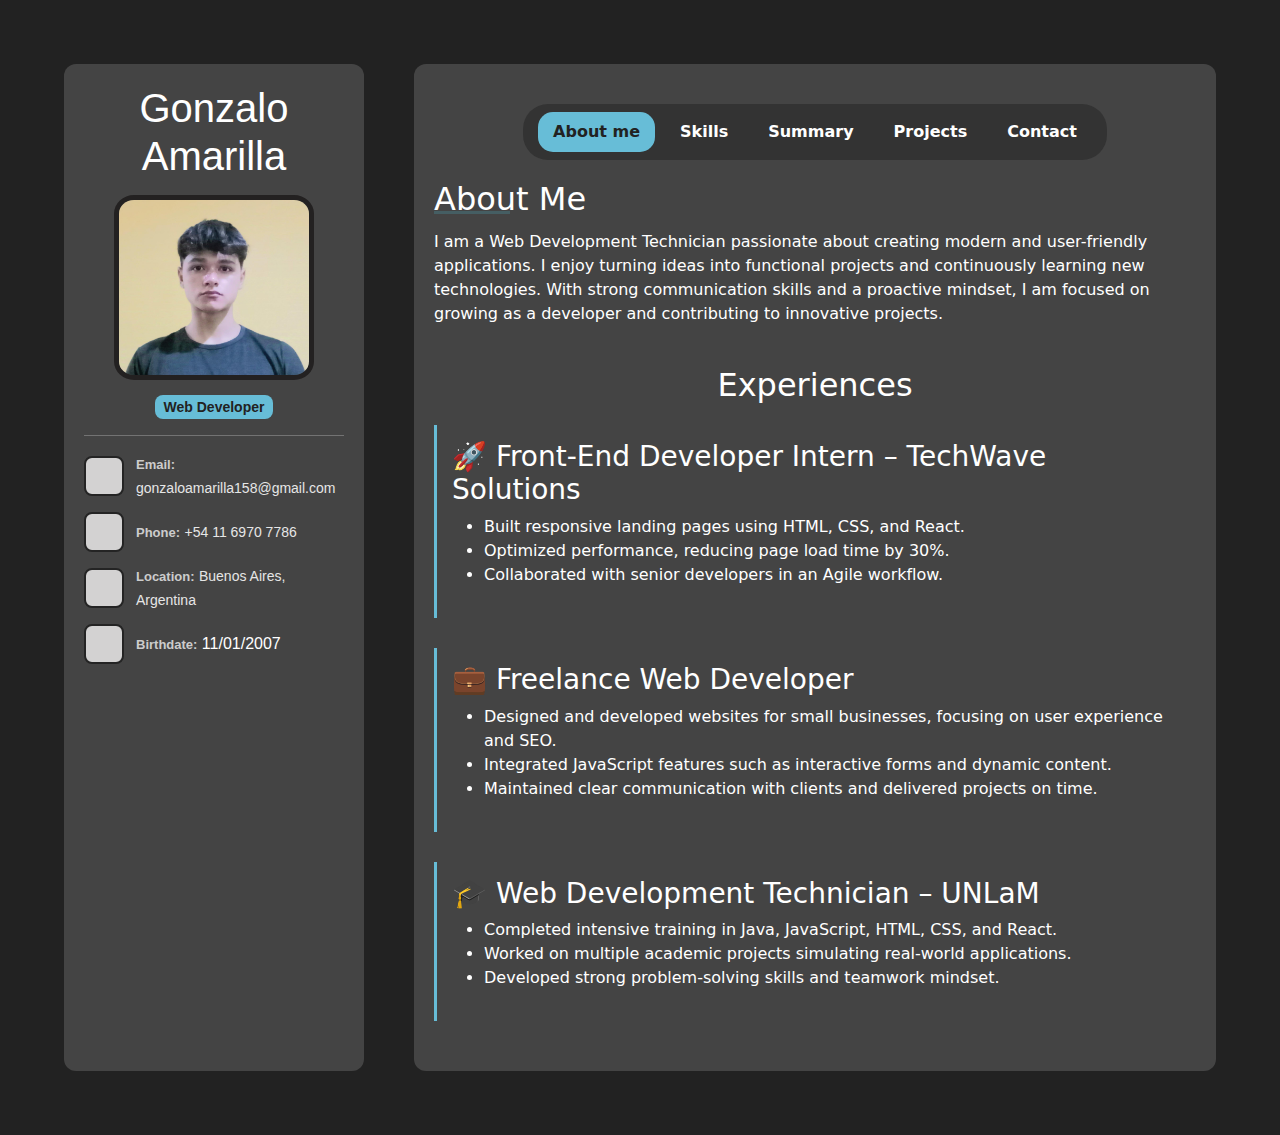
<file: index.html>
<!DOCTYPE html>
<html lang="es">
  <head>
    <meta charset="UTF-8" />
    <meta name="viewport" content="width=device-width, initial-scale=1.0" />
    <meta name="description" content="Portafolio web de Gonzalo Amarilla, Web Developer especializado en HTML, CSS, JavaScript, React y Java. Desarrollador front-end con experiencia en proyectos modernos y responsive." />
    <meta name="keywords" content="Gonzalo Amarilla, web developer, desarrollador web, front-end, HTML, CSS, JavaScript, React, portfolio, Buenos Aires" />
    <meta name="author" content="Gonzalo Amarilla" />
    <meta name="robots" content="index, follow" />
    
    <meta property="og:title" content="Gonzalo Amarilla - Web Developer Portfolio" />
    <meta property="og:description" content="Portafolio profesional de desarrollo web con experiencia en tecnologías modernas" />
    <meta property="og:type" content="website" />
    <meta property="og:image" content="./assets/imagenportafolio.jpg" />
    
    <title>Gonzalo Amarilla - Web Developer | Portfolio</title>
    
    <link rel="stylesheet" href="style.css" />
    <link rel="stylesheet" href="https://cdnjs.cloudflare.com/ajax/libs/font-awesome/6.4.0/css/all.min.css" integrity="sha512-iecdLmaskl7CVkqkXNQ/ZH/XLlvWZOJyj7Yy7tcenmpD1ypASozpmT/E0iPtmFIB46ZmdtAc9eNBvH0H/ZpiBw==" crossorigin="anonymous" referrerpolicy="no-referrer" />
    <link href="https://cdn.jsdelivr.net/npm/bootstrap@5.3.3/dist/css/bootstrap.min.css" rel="stylesheet" integrity="sha384-QWTKZyjpPEjISv5WaRU9OFeRpok6YctnYmDr5pNlyT2bRjXh0JMhjY6hW+ALEwIH" crossorigin="anonymous" />
  </head>
  <body>
    <div class="layout">
      <header role="banner">
        <h1>Gonzalo Amarilla</h1>
        <img src="assets/imagenportafolio.jpg" alt="Fotografía profesional de Gonzalo Amarilla, desarrollador web" width="200" height="200" loading="lazy" />

        <section class="skill" aria-label="Especialización profesional">
          <span>Web Developer</span>
        </section>

        <nav class="social-icons" aria-label="Redes sociales y contacto">
          <a href="mailto:gonzaloamarilla158@gmail.com" aria-label="Enviar correo electrónico a Gonzalo Amarilla" title="Email">
            <i class="fa-solid fa-envelope" aria-hidden="true"></i>
          </a>
          <a href="https://wa.me/541169707786" target="_blank" rel="noopener noreferrer" aria-label="Contactar por WhatsApp" title="WhatsApp">
            <i class="fa-brands fa-whatsapp" aria-hidden="true"></i>
          </a>
          <a href="https://github.com/gonzaloamarilla" target="_blank" rel="noopener noreferrer" aria-label="Visitar perfil de GitHub" title="GitHub">
            <i class="fa-brands fa-github" aria-hidden="true"></i>
          </a>
          <a href="https://linkedin.com/in/gonzaloamarilla" target="_blank" rel="noopener noreferrer" aria-label="Visitar perfil de LinkedIn" title="LinkedIn">
            <i class="fa-brands fa-linkedin" aria-hidden="true"></i>
          </a>
        </nav>

        <hr aria-hidden="true" />

        <ul class="personal-info" aria-label="Información de contacto">
          <li>
            <span class="iconos" aria-hidden="true"><i class="fa-solid fa-envelope"></i></span>
            <div class="texto-info">
              <span class="letras-oscuras">Email:</span>
              <span>gonzaloamarilla158@gmail.com</span>
            </div>
          </li>
          <li>
            <span class="iconos" aria-hidden="true"><i class="fa-brands fa-whatsapp"></i></span>
            <div class="texto-info">
              <span class="letras-oscuras">Phone:</span>
              <span>+54 11 6970 7786</span>
            </div>
          </li>
          <li>
            <span class="iconos" aria-hidden="true"><i class="fa-solid fa-location-dot"></i></span>
            <div class="texto-info">
              <span class="letras-oscuras">Location:</span>
              <span>Buenos Aires, Argentina</span>
            </div>
          </li>
          <li>
            <span class="iconos" aria-hidden="true"><i class="fa-solid fa-calendar"></i></span>
            <div class="texto-info">
              <span class="letras-oscuras">Birthdate:</span>
              <time datetime="2007-01-11">11/01/2007</time>
            </div>
          </li>
        </ul>
      </header>

      <main class="main1" role="main">
        <nav class="navegacion" aria-label="Navegación principal">
          <a href="./index.html" aria-current="page">About me</a>
          <a href="./pages/skills.html">Skills</a>
          <a href="./pages/resumen.html">Summary</a>
          <a href="./pages/proyectos.html">Projects</a>
          <a href="./pages/contacto.html">Contact</a>
        </nav>

        <section id="acerca-de" aria-labelledby="about-heading">
          <h2 id="about-heading">About Me</h2>
          <hr class="linea-separadora" aria-hidden="true" />
          <p>
            I am a Web Development Technician passionate about creating modern
            and user-friendly applications. I enjoy turning ideas into
            functional projects and continuously learning new technologies. With
            strong communication skills and a proactive mindset, I am focused on
            growing as a developer and contributing to innovative projects.
          </p>
        </section>

        <section aria-labelledby="experiences-heading">
          <h2 id="experiences-heading" class="tecnologias">Experiences</h2>
          
          <article class="experience-item">
            <h3>🚀 Front-End Developer Intern – TechWave Solutions</h3>
            <ul>
              <li>Built responsive landing pages using HTML, CSS, and React.</li>
              <li>Optimized performance, reducing page load time by 30%.</li>
              <li>Collaborated with senior developers in an Agile workflow.</li>
            </ul>
          </article>

          <article class="experience-item">
            <h3>💼 Freelance Web Developer</h3>
            <ul>
              <li>
                Designed and developed websites for small businesses, focusing on
                user experience and SEO.
              </li>
              <li>
                Integrated JavaScript features such as interactive forms and
                dynamic content.
              </li>
              <li>
                Maintained clear communication with clients and delivered projects
                on time.
              </li>
            </ul>
          </article>

          <article class="experience-item">
            <h3>🎓 Web Development Technician – UNLaM</h3>
            <ul>
              <li>
                Completed intensive training in Java, JavaScript, HTML, CSS, and
                React.
              </li>
              <li>
                Worked on multiple academic projects simulating real-world
                applications.
              </li>
              <li>
                Developed strong problem-solving skills and teamwork mindset.
              </li>
            </ul>
          </article>
        </section>
      </main>
    </div>

      <script src="https://cdn.jsdelivr.net/npm/bootstrap@5.3.3/dist/js/bootstrap.bundle.min.js" integrity="sha384-YvpcrYf0tY3lHB60NNkmXc5s9fDVZLESaAA55NDzOxhy9GkcIdslK1eN7N6jIeHz" crossorigin="anonymous"></script>
  </body>
</html>
</file>
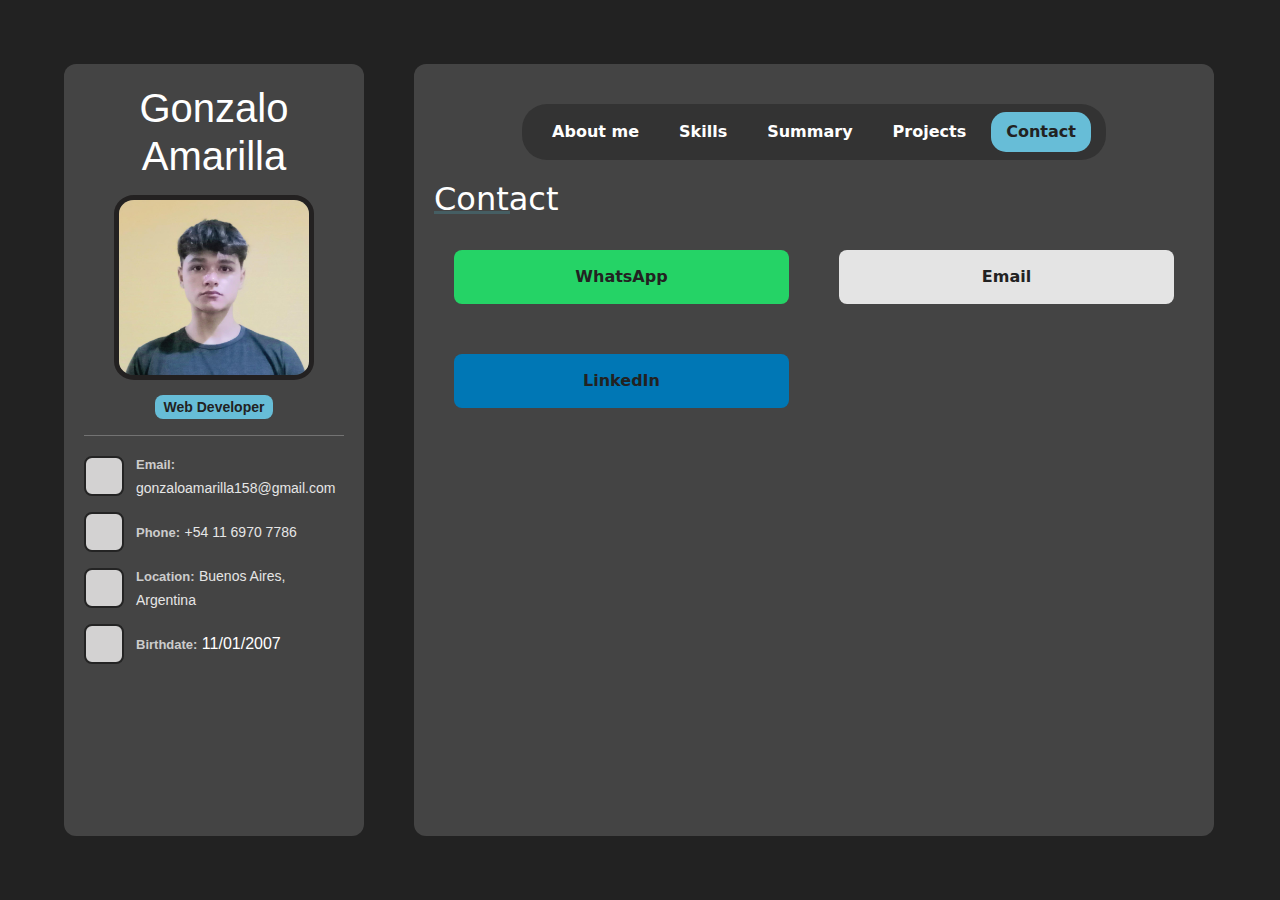
<file: pages/contacto.html>
<!DOCTYPE html>
<html lang="es">
  <head>
    <meta charset="UTF-8" />
    <meta name="viewport" content="width=device-width, initial-scale=1.0" />
    <meta name="description" content="Contacto con Gonzalo Amarilla. Comunícate vía WhatsApp, email, LinkedIn o GitHub." />
    <meta name="keywords" content="contacto, email, whatsapp, linkedin, github, Gonzalo Amarilla" />
    <meta name="author" content="Gonzalo Amarilla" />
    <meta name="robots" content="index, follow" />
    
    <title>Contact - Gonzalo Amarilla | Contacto</title>
    
    <link rel="stylesheet" href="../style.css" />
    <link rel="stylesheet" href="https://cdnjs.cloudflare.com/ajax/libs/font-awesome/6.4.0/css/all.min.css" integrity="sha512-iecdLmaskl7CVkqkXNQ/ZH/XLlvWZOJyj7Yy7tcenmpD1ypASozpmT/E0iPtmFIB46ZmdtAc9eNBvH0H/ZpiBw==" crossorigin="anonymous" referrerpolicy="no-referrer" />
    <link href="https://cdn.jsdelivr.net/npm/bootstrap@5.3.3/dist/css/bootstrap.min.css" rel="stylesheet" integrity="sha384-QWTKZyjpPEjISv5WaRU9OFeRpok6YctnYmDr5pNlyT2bRjXh0JMhjY6hW+ALEwIH" crossorigin="anonymous" />
  </head>
  <body>
    <div class="layout">
      <header role="banner">
        <h1>Gonzalo Amarilla</h1>
        <img src="../assets/imagenportafolio.jpg" alt="Fotografía profesional de Gonzalo Amarilla, desarrollador web" width="200" height="200" loading="lazy" />

        <section class="skill" aria-label="Especialización profesional">
          <span>Web Developer</span>
        </section>

        <nav class="social-icons" aria-label="Redes sociales y contacto">
          <a href="mailto:gonzaloamarilla158@gmail.com" aria-label="Enviar correo electrónico a Gonzalo Amarilla" title="Email">
            <i class="fa-solid fa-envelope" aria-hidden="true"></i>
          </a>
          <a href="https://wa.me/541169707786" target="_blank" rel="noopener noreferrer" aria-label="Contactar por WhatsApp" title="WhatsApp">
            <i class="fa-brands fa-whatsapp" aria-hidden="true"></i>
          </a>
          <a href="https://github.com/gonzaloamarilla" target="_blank" rel="noopener noreferrer" aria-label="Visitar perfil de GitHub" title="GitHub">
            <i class="fa-brands fa-github" aria-hidden="true"></i>
          </a>
          <a href="https://linkedin.com/in/gonzaloamarilla" target="_blank" rel="noopener noreferrer" aria-label="Visitar perfil de LinkedIn" title="LinkedIn">
            <i class="fa-brands fa-linkedin" aria-hidden="true"></i>
          </a>
        </nav>

        <hr aria-hidden="true" />

        <ul class="personal-info" aria-label="Información de contacto">
          <li>
            <span class="iconos" aria-hidden="true"><i class="fa-solid fa-envelope"></i></span>
            <div class="texto-info">
              <span class="letras-oscuras">Email:</span>
              <span>gonzaloamarilla158@gmail.com</span>
            </div>
          </li>
          <li>
            <span class="iconos" aria-hidden="true"><i class="fa-brands fa-whatsapp"></i></span>
            <div class="texto-info">
              <span class="letras-oscuras">Phone:</span>
              <span>+54 11 6970 7786</span>
            </div>
          </li>
          <li>
            <span class="iconos" aria-hidden="true"><i class="fa-solid fa-location-dot"></i></span>
            <div class="texto-info">
              <span class="letras-oscuras">Location:</span>
              <span>Buenos Aires, Argentina</span>
            </div>
          </li>
          <li>
            <span class="iconos" aria-hidden="true"><i class="fa-solid fa-calendar"></i></span>
            <div class="texto-info">
              <span class="letras-oscuras">Birthdate:</span>
              <time datetime="2007-01-11">11/01/2007</time>
            </div>
          </li>
        </ul>
      </header>

      <main class="main2" role="main">
        <nav class="navegacion" aria-label="Navegación principal">
          <a href="../index.html">About me</a>
          <a href="./skills.html">Skills</a>
          <a href="./resumen.html">Summary</a>
          <a href="./proyectos.html">Projects</a>
          <a href="./contacto.html" aria-current="page">Contact</a>
        </nav>

        <section id="contact-section" aria-labelledby="contact-heading">
          <h2 id="contact-heading">Contact</h2>
          <hr class="linea-separadora" aria-hidden="true" />
          <section class="botones-contacto" role="list" aria-label="Métodos de contacto">
            <a class="contacto1" href="https://wa.me/541169707786" target="_blank" rel="noopener noreferrer" role="listitem">WhatsApp</a>
            <a class="contacto2" href="mailto:gonzaloamarilla158@gmail.com" role="listitem">Email</a>
            <a class="contacto3" href="https://linkedin.com/in/gonzaloamarilla" target="_blank" rel="noopener noreferrer" role="listitem">LinkedIn</a>
            <a class="contacto4" href="https://github.com/gonzaloamarilla" target="_blank" rel="noopener noreferrer" role
</file>
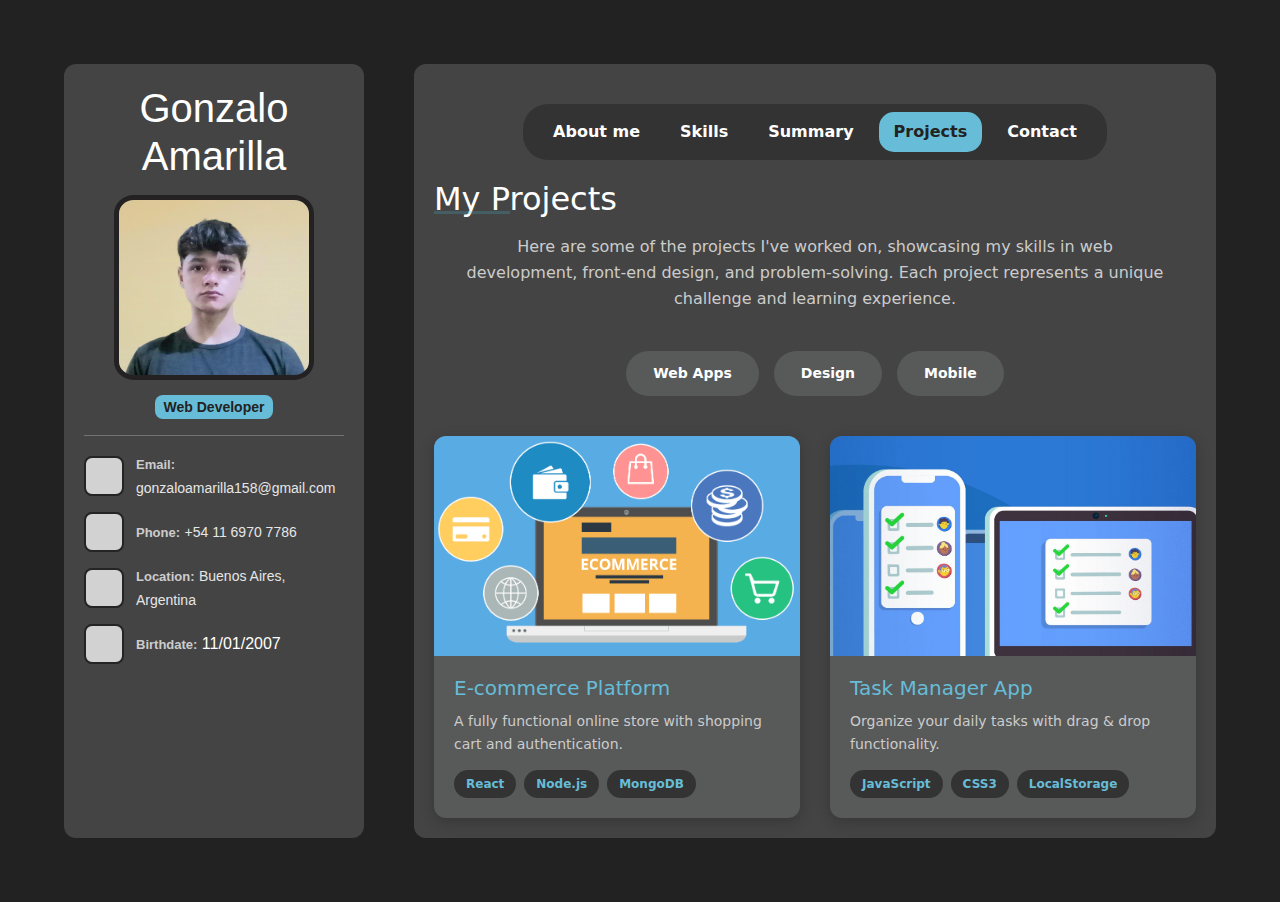
<file: pages/proyectos.html>
<!DOCTYPE html>
<html lang="es">
  <head>
    <meta charset="UTF-8" />
    <meta name="viewport" content="width=device-width, initial-scale=1.0" />
    <meta name="description" content="Proyectos web de Gonzalo Amarilla. Portfolio de trabajos realizados en desarrollo front-end y aplicaciones modernas." />
    <meta name="keywords" content="proyectos, portfolio, trabajos, desarrollo web, front-end projects" />
    <meta name="author" content="Gonzalo Amarilla" />
    <meta name="robots" content="index, follow" />
    
    <title>Projects - Gonzalo Amarilla | Portfolio de Proyectos</title>
    
    <link rel="stylesheet" href="../style.css" />
    <link rel="stylesheet" href="https://cdnjs.cloudflare.com/ajax/libs/font-awesome/6.4.0/css/all.min.css" integrity="sha512-iecdLmaskl7CVkqkXNQ/ZH/XLlvWZOJyj7Yy7tcenmpD1ypASozpmT/E0iPtmFIB46ZmdtAc9eNBvH0H/ZpiBw==" crossorigin="anonymous" referrerpolicy="no-referrer" />
    <link href="https://cdn.jsdelivr.net/npm/bootstrap@5.3.3/dist/css/bootstrap.min.css" rel="stylesheet" integrity="sha384-QWTKZyjpPEjISv5WaRU9OFeRpok6YctnYmDr5pNlyT2bRjXh0JMhjY6hW+ALEwIH" crossorigin="anonymous" />
  </head>
  <body>
    <div class="layout">
      <header role="banner">
        <h1>Gonzalo Amarilla</h1>
        <img src="../assets/imagenportafolio.jpg" alt="Fotografía profesional de Gonzalo Amarilla, desarrollador web" width="200" height="200" loading="lazy" />

        <section class="skill" aria-label="Especialización profesional">
          <span>Web Developer</span>
        </section>

        <nav class="social-icons" aria-label="Redes sociales y contacto">
            <a href="mailto:gonzaloamarilla158@gmail.com" aria-label="Enviar correo electrónico a Gonzalo Amarilla" title="Email">
                <i class="fa-solid fa-envelope" aria-hidden="true"></i>
            </a>
            <a href="https://wa.me/541169707786" target="_blank" rel="noopener noreferrer" aria-label="Contactar por WhatsApp" title="WhatsApp">
                <i class="fa-brands fa-whatsapp" aria-hidden="true"></i>
            </a>
            <a href="https://github.com/gonzaloamarilla" target="_blank" rel="noopener noreferrer" aria-label="Visitar perfil de GitHub" title="GitHub">
                <i class="fa-brands fa-github" aria-hidden="true"></i>
            </a>
            <a href="https://linkedin.com/in/gonzaloamarilla" target="_blank" rel="noopener noreferrer" aria-label="Visitar perfil de LinkedIn" title="LinkedIn">
                <i class="fa-brands fa-linkedin" aria-hidden="true"></i>
            </a>
        </nav>


        <hr />

        <ul class="personal-info" aria-label="Información de contacto">
  <li>
    <span class="iconos" aria-hidden="true"><i class="fa-solid fa-envelope"></i></span>
    <div class="texto-info">
      <span class="letras-oscuras">Email:</span>
      <span>gonzaloamarilla158@gmail.com</span>
    </div>
  </li>
  <li>
    <span class="iconos" aria-hidden="true"><i class="fa-brands fa-whatsapp"></i></span>
    <div class="texto-info">
      <span class="letras-oscuras">Phone:</span>
      <span>+54 11 6970 7786</span>
    </div>
  </li>
  <li>
    <span class="iconos" aria-hidden="true"><i class="fa-solid fa-location-dot"></i></span>
    <div class="texto-info">
      <span class="letras-oscuras">Location:</span>
      <span>Buenos Aires, Argentina</span>
    </div>
  </li>
  <li>
    <span class="iconos" aria-hidden="true"><i class="fa-solid fa-calendar"></i></span>
    <div class="texto-info">
      <span class="letras-oscuras">Birthdate:</span>
      <time datetime="2007-01-11">11/01/2007</time>
    </div>
  </li>
</ul>

      </header>

      <main class="main1">
        <nav class="navegacion">
          <a href="../index.html">About me</a>
          <a href="./skills.html">Skills</a>
          <a href="./resumen.html">Summary</a>
          <a href="./proyectos.html" aria-current="page">Projects</a>
          <a href="./contacto.html">Contact</a>
        </nav>

        <section id="projects">
          <h2>My Projects</h2>
          <hr class="linea-separadora" />
          <p class="projects-intro">
            Here are some of the projects I've worked on, showcasing my skills in web development, 
            front-end design, and problem-solving. Each project represents a unique challenge and learning experience.
          </p>


          <nav class="project-filters">
            <button class="filter-btn" data-filter="web">Web Apps</button>
            <button class="filter-btn" data-filter="design">Design</button>
            <button class="filter-btn" data-filter="mobile">Mobile</button>
          </nav>


          <div class="projects-grid">


            <article class="project-card" data-category="web">
              <div class="project-image">
                <img src="../assets/project1.jpg" alt="E-commerce Platform" loading="lazy" />
                <div class="project-overlay">
                  <div class="project-links">
                    <a href="https://github.com/gonzaloamarilla" target="_blank"><i class="fa-brands fa-github"></i></a>
                    <a href="#"><i class="fa-solid fa-arrow-up-right-from-square"></i></a>
                  </div>
                </div>
              </div>
              <div class="project-info">
                <h3>E-commerce Platform</h3>
                <p>A fully functional online store with shopping cart and authentication.</p>
                <div class="project-tags"><span class="tag">React</span><span class="tag">Node.js</span><span class="tag">MongoDB</span></div>
              </div>
            </article>

            <article class="project-card" data-category="web">
              <div class="project-image">
                <img src="../assets/project2.jpg" alt="Task Manager App" loading="lazy" />
                <div class="project-overlay">
                  <div class="project-links">
                    <a href="https://github.com/gonzaloamarilla" target="_blank"><i class="fa-brands fa-github"></i></a>
                    <a href="#"><i class="fa-solid fa-arrow-up-right-from-square"></i></a>
                  </div>
                </div>
              </div>
              <div class="project-info">
                <h3>Task Manager App</h3>
                <p>Organize your daily tasks with drag & drop functionality.</p>
                <div class="project-tags"><span class="tag">JavaScript</span><span class="tag">CSS3</span><span class="tag">LocalStorage</span></div>
              </div>
            </article>


            <article class="project-card" data-category="design">
              <div class="project-image">
                <img src="../assets/project3.jpg" alt="Portfolio Website" loading="lazy" />
                <div class="project-overlay">
                  <div class="project-links">
                    <a href="https://github.com/gonzaloamarilla" target="_blank"><i class="fa-brands fa-github"></i></a>
                    <a href="#"><i class="fa-solid fa-arrow-up-right-from-square"></i></a>
                  </div>
                </div>
              </div>
              <div class="project-info">
                <h3>Portfolio Website</h3>
                <p>Modern and responsive portfolio website with smooth animations.</p>
                <div class="project-tags"><span class="tag">HTML5</span><span class="tag">SASS</span><span class="tag">Bootstrap</span></div>
              </div>
            </article>

            <article class="project-card" data-category="design">
              <div class="project-image">
                <img src="../assets/project6.jpg" alt="Restaurant Website" loading="lazy" />
                <div class="project-overlay">
                  <div class="project-links">
                    <a href="https://github.com/gonzaloamarilla" target="_blank"><i class="fa-brands fa-github"></i></a>
                    <a href="#"><i class="fa-solid fa-arrow-up-right-from-square"></i></a>
                  </div>
                </div>
              </div>
              <div class="project-info">
                <h3>Restaurant Website</h3>
                <p>Elegant restaurant website with online reservations and menu showcase.</p>
                <div class="project-tags"><span class="tag">HTML5</span><span class="tag">CSS3</span><span class="tag">JavaScript</span></div>
              </div>
            </article>


            <article class="project-card" data-category="mobile">
              <div class="project-image">
                <img src="../assets/project5.jpg" alt="Fitness Tracker" loading="lazy" />
                <div class="project-overlay">
                  <div class="project-links">
                    <a href="https://github.com/gonzaloamarilla" target="_blank"><i class="fa-brands fa-github"></i></a>
                    <a href="#"><i class="fa-solid fa-arrow-up-right-from-square"></i></a>
                  </div>
                </div>
              </div>
              <div class="project-info">
                <h3>Fitness Tracker</h3>
                <p>Track your workouts, calories, and progress with detailed statistics.</p>
                <div class="project-tags"><span class="tag">React Native</span><span class="tag">Firebase</span></div>
              </div>
            </article>

            <article class="project-card" data-category="mobile">
              <div class="project-image">
                <img src="../assets/project4.jpg" alt="Weather Dashboard" loading="lazy" />
                <div class="project-overlay">
                  <div class="project-links">
                    <a href="https://github.com/gonzaloamarilla" target="_blank"><i class="fa-brands fa-github"></i></a>
                    <a href="#"><i class="fa-solid fa-arrow-up-right-from-square"></i></a>
                  </div>
                </div>
              </div>
              <div class="project-info">
                <h3>Weather Dashboard</h3>
                <p>Real-time weather data using APIs and location-based forecasts.</p>
                <div class="project-tags"><span class="tag">React</span><span class="tag">API</span><span class="tag">Chart.js</span></div>
              </div>
            </article>

          </div>
        </section>
      </main>
    </div>

    <script src="https://cdn.jsdelivr.net/npm/bootstrap@5.3.3/dist/js/bootstrap.bundle.min.js"></script>

    <script>
      const filterButtons = document.querySelectorAll('.filter-btn');
      const projectCards = document.querySelectorAll('.project-card');

      filterButtons.forEach(button => {
        button.addEventListener('click', () => {
          filterButtons.forEach(btn => btn.classList.remove('active'));
          button.classList.add('active');

          const filterValue = button.getAttribute('data-filter');

          projectCards.forEach(card => {
            card.style.display = 'none';
            if (card.getAttribute('data-category') === filterValue) {
              setTimeout(() => {
                card.style.display = 'block';
                card.style.animation = 'fadeInUp 0.6s ease-out forwards';
              }, 100);
            }
          });
        });
      });
    </script>
  </body>
</html>
</file>
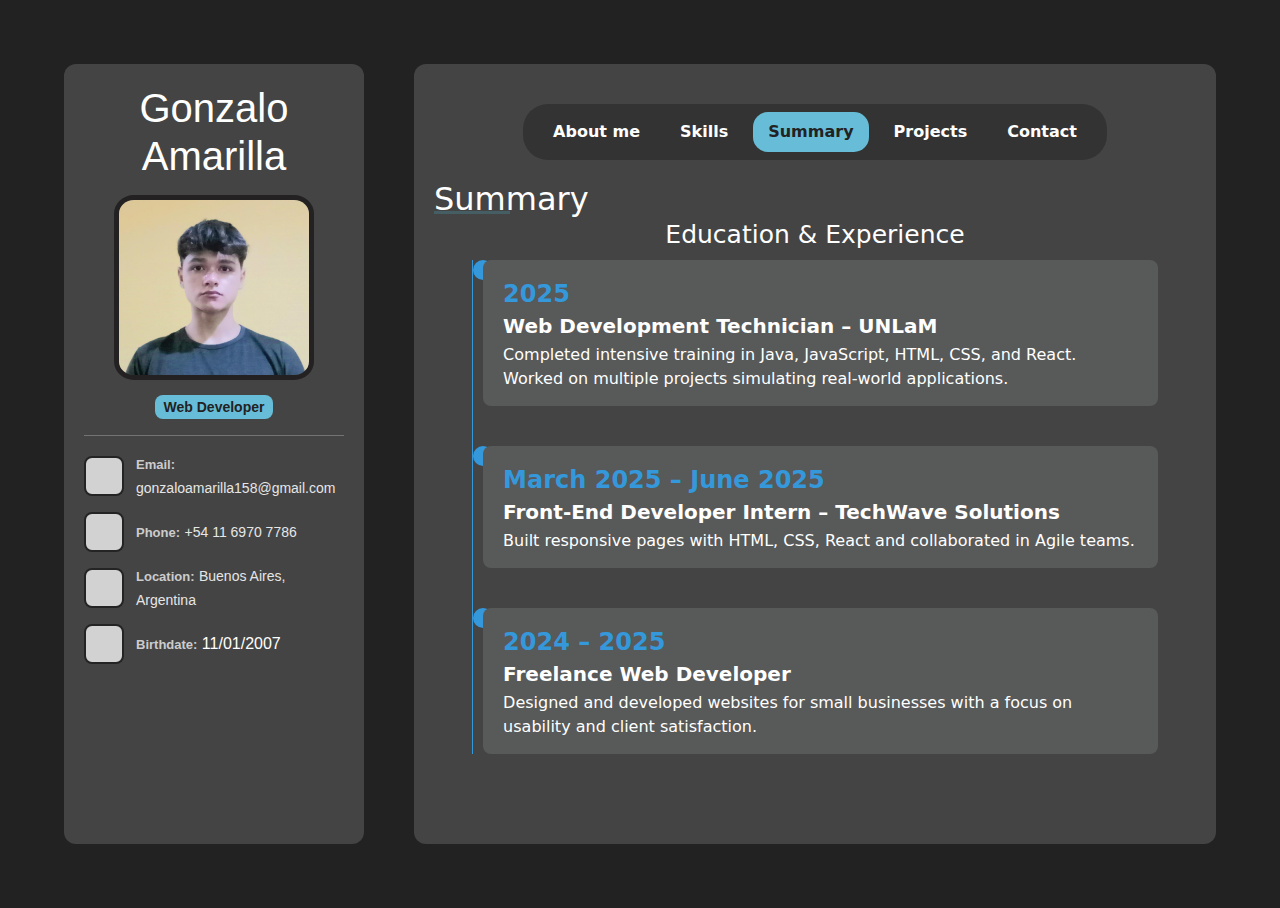
<file: pages/resumen.html>
<!DOCTYPE html>
<html lang="es">
  <head>
    <meta charset="UTF-8" />
    <meta name="viewport" content="width=device-width, initial-scale=1.0" />
    <meta name="description" content="Resumen profesional y educación de Gonzalo Amarilla. Formación en desarrollo web, experiencia como Front-End Developer y proyectos freelance." />
    <meta name="keywords" content="educación, formación, resumen profesional, timeline, UNLaM, front-end developer, freelance" />
    <meta name="author" content="Gonzalo Amarilla" />
    <meta name="robots" content="index, follow" />
    
    <title>Summary - Gonzalo Amarilla | Educación y Experiencia</title>
    
    <link rel="stylesheet" href="../style.css" />
    <link rel="stylesheet" href="https://cdnjs.cloudflare.com/ajax/libs/font-awesome/6.4.0/css/all.min.css" integrity="sha512-iecdLmaskl7CVkqkXNQ/ZH/XLlvWZOJyj7Yy7tcenmpD1ypASozpmT/E0iPtmFIB46ZmdtAc9eNBvH0H/ZpiBw==" crossorigin="anonymous" referrerpolicy="no-referrer" />
    <link href="https://cdn.jsdelivr.net/npm/bootstrap@5.3.3/dist/css/bootstrap.min.css" rel="stylesheet" integrity="sha384-QWTKZyjpPEjISv5WaRU9OFeRpok6YctnYmDr5pNlyT2bRjXh0JMhjY6hW+ALEwIH" crossorigin="anonymous" />
  </head>
  <body>
    <div class="layout">
      <header role="banner">
        <h1>Gonzalo Amarilla</h1>
        <img src="../assets/imagenportafolio.jpg" alt="Fotografía profesional de Gonzalo Amarilla, desarrollador web" width="200" height="200" loading="lazy" />

        <section class="skill" aria-label="Especialización profesional">
          <span>Web Developer</span>
        </section>

        <nav class="social-icons" aria-label="Redes sociales y contacto">
          <a href="mailto:gonzaloamarilla158@gmail.com" aria-label="Enviar correo electrónico a Gonzalo Amarilla" title="Email">
            <i class="fa-solid fa-envelope" aria-hidden="true"></i>
          </a>
          <a href="https://wa.me/541169707786" target="_blank" rel="noopener noreferrer" aria-label="Contactar por WhatsApp" title="WhatsApp">
            <i class="fa-brands fa-whatsapp" aria-hidden="true"></i>
          </a>
          <a href="https://github.com/gonzaloamarilla" target="_blank" rel="noopener noreferrer" aria-label="Visitar perfil de GitHub" title="GitHub">
            <i class="fa-brands fa-github" aria-hidden="true"></i>
          </a>
          <a href="https://linkedin.com/in/gonzaloamarilla" target="_blank" rel="noopener noreferrer" aria-label="Visitar perfil de LinkedIn" title="LinkedIn">
            <i class="fa-brands fa-linkedin" aria-hidden="true"></i>
          </a>
        </nav>

        <hr aria-hidden="true" />

        <ul class="personal-info" aria-label="Información de contacto">
          <li>
            <span class="iconos" aria-hidden="true"><i class="fa-solid fa-envelope"></i></span>
            <div class="texto-info">
              <span class="letras-oscuras">Email:</span>
              <span>gonzaloamarilla158@gmail.com</span>
            </div>
          </li>
          <li>
            <span class="iconos" aria-hidden="true"><i class="fa-brands fa-whatsapp"></i></span>
            <div class="texto-info">
              <span class="letras-oscuras">Phone:</span>
              <span>+54 11 6970 7786</span>
            </div>
          </li>
          <li>
            <span class="iconos" aria-hidden="true"><i class="fa-solid fa-location-dot"></i></span>
            <div class="texto-info">
              <span class="letras-oscuras">Location:</span>
              <span>Buenos Aires, Argentina</span>
            </div>
          </li>
          <li>
            <span class="iconos" aria-hidden="true"><i class="fa-solid fa-calendar"></i></span>
            <div class="texto-info">
              <span class="letras-oscuras">Birthdate:</span>
              <time datetime="2007-01-11">11/01/2007</time>
            </div>
          </li>
        </ul>
      </header>

      <main class="main1" role="main">
        <nav class="navegacion" aria-label="Navegación principal">
          <a href="../index.html">About me</a>
          <a href="./skills.html">Skills</a>
          <a href="./resumen.html" aria-current="page">Summary</a>
          <a href="./proyectos.html">Projects</a>
          <a href="./contacto.html">Contact</a>
        </nav>

        <section id="summary-intro" aria-labelledby="summary-heading">
          <h2 id="summary-heading">Summary</h2>
          <hr class="linea-separadora" aria-hidden="true" />
          
          <article class="timeline" aria-labelledby="education-heading">
            <h3 id="education-heading">Education & Experience</h3>
            <div class="timeline-container" role="list">

              <article class="timeline-item" role="listitem">
                <div class="timeline-content">
                  <h4><time datetime="2025">2025</time></h4>
                  <h5>Web Development Technician – UNLaM</h5>
                  <p>Completed intensive training in Java, JavaScript, HTML, CSS, and React. Worked on multiple projects simulating real-world applications.</p>
                </div>
              </article>

              <article class="timeline-item" role="listitem">
                <div class="timeline-content">
                  <h4><time datetime="2025-03">March 2025</time> – <time datetime="2025-06">June 2025</time></h4>
                  <h5>Front-End Developer Intern – TechWave Solutions</h5>
                  <p>Built responsive pages with HTML, CSS, React and collaborated in Agile teams.</p>
                </div>
              </article>

              <article class="timeline-item" role="listitem">
                <div class="timeline-content">
                  <h4><time datetime="2024">2024</time> – <time datetime="2025">2025</time></h4>
                  <h5>Freelance Web Developer</h5>
                  <p>Designed and developed websites for small businesses with a focus on usability and client satisfaction.</p>
                </div>
              </article>

            </div>
          </article>
        </section>
      </main>
    </div>

    <script src="https://cdn.jsdelivr.net/npm/bootstrap@5.3.3/dist/js/bootstrap.bundle.min.js" integrity="sha384-YvpcrYf0tY3lHB60NNkmXc5s9fDVZLESaAA55NDzOxhy9GkcIdslK1eN7N6jIeHz" crossorigin="anonymous"></script>
  </body>
</html>
</file>
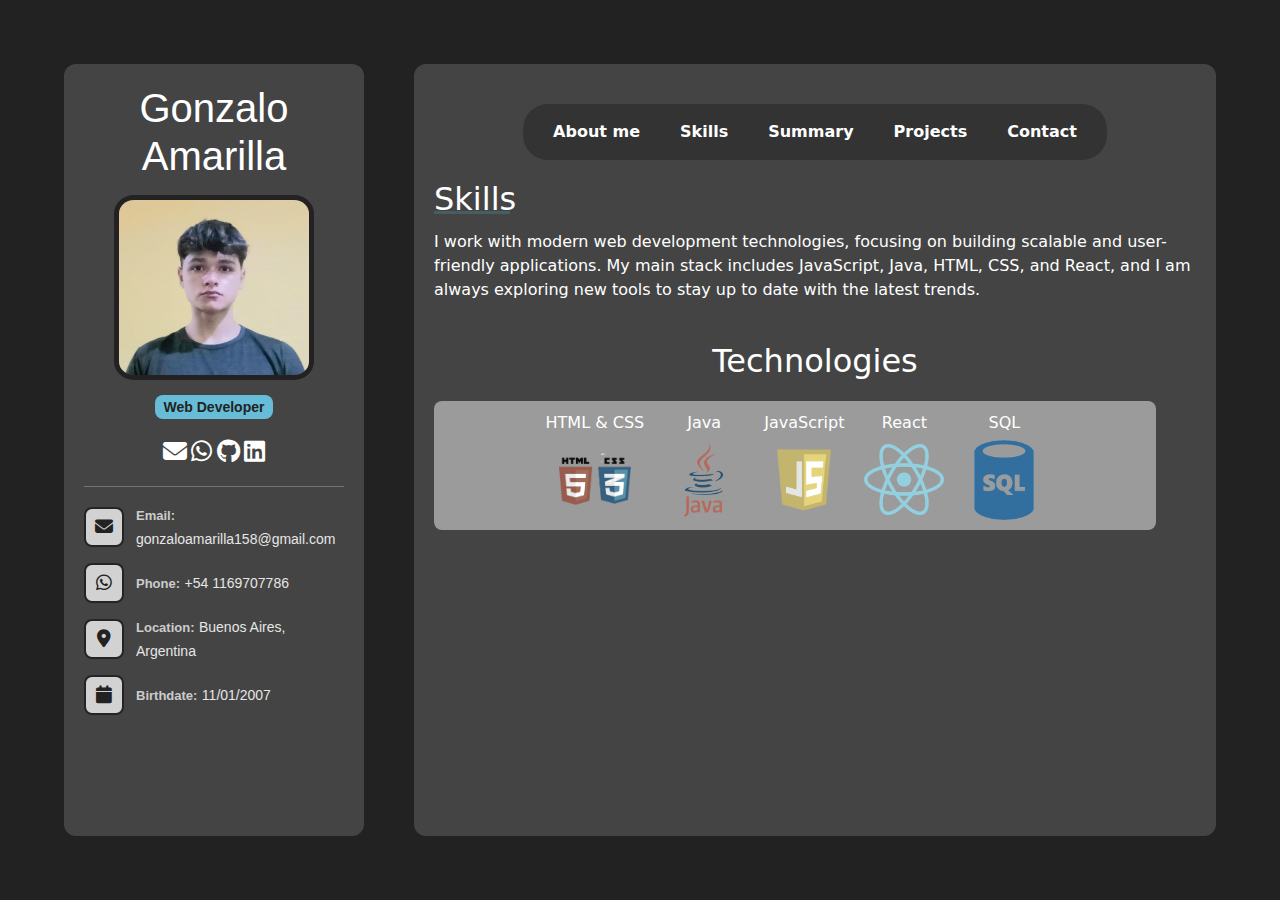
<file: pages/skills.html>
<!DOCTYPE html>
<html lang="en">
<head>
    <meta charset="UTF-8" />
    <meta name="viewport" content="width=device-width, initial-scale=1.0" />
    <title>Gonzalo Amarilla</title>
    <link rel="stylesheet" href="../style.css" />
    <link
      rel="stylesheet"
      href="https://cdnjs.cloudflare.com/ajax/libs/font-awesome/6.4.0/css/all.min.css"
    />
    <link
    href="https://cdn.jsdelivr.net/npm/bootstrap@5.3.3/dist/css/bootstrap.min.css"
    rel="stylesheet"
  />
  </head>
  </head>
  <body>
    <div class="layout">
      <header>
        <h1>Gonzalo Amarilla</h1>
        <img
          src="../assets/imagenportafolio.jpg"
          alt="Foto de Gonzalo Amarilla"
        />

        <section class="skill">
          <span>Web Developer</span>
        </section>

        <div class="social-icons">
          <a href="mailto:gonzaloamarilla158@gmail.com"
            ><i class="fa-solid fa-envelope"></i
          ></a>
          <a href="https://wa.me/541169707786"
            ><i class="fa-brands fa-whatsapp"></i
          ></a>
          <a href="https://github.com"><i class="fa-brands fa-github"></i></a>
          <a href="https://linkedin.com"
            ><i class="fa-brands fa-linkedin"></i
          ></a>
        </div>

        <hr />

        <ul class="personal-info">
          <li>
            <span class="iconos"><i class="fa-solid fa-envelope"></i></span>
            <div class="texto-info">
              <span class="letras-oscuras">Email:</span>
              <span>gonzaloamarilla158@gmail.com</span>
            </div>
          </li>
          <li>
            <span class="iconos"><i class="fa-brands fa-whatsapp"></i></span>
            <div class="texto-info">
              <span class="letras-oscuras">Phone:</span>
              <span>+54 1169707786</span>
            </div>
          </li>
          <li>
            <span class="iconos"><i class="fa-solid fa-location-dot"></i></span>
            <div class="texto-info">
              <span class="letras-oscuras">Location:</span>
              <span>Buenos Aires, Argentina</span>
            </div>
          </li>
          <li>
            <span class="iconos"><i class="fa-solid fa-calendar"></i></span>
            <div class="texto-info">
              <span class="letras-oscuras">Birthdate:</span>
              <span>11/01/2007</span>
            </div>
          </li>
        </ul>
      </header>

      <main class="main1">
        <nav class="navegacion">
          <a href="../index.html">About me</a>
          <a href="./skills.html">Skills</a>
          <a href="./resumen.html">Summary</a>
          <a href="./proyectos.html">Projects</a>
          <a href="./contacto.html">Contact</a>
        </nav>

        <section id="acerca-de">
          <h2>Skills</h2>
          <hr class="linea-separadora" />
          <p>
            I work with modern web development technologies, focusing on
            building scalable and user-friendly applications. My main stack
            includes JavaScript, Java, HTML, CSS, and React, and I am always
            exploring new tools to stay up to date with the latest trends.
          </p>
        </section>

        <section>
          <h2 class="tecnologias">Technologies</h2>
          <section class="skill-tecnologias">
            <span class="tecnologias2"
              >HTML & CSS
              <img src="../assets/htmlycss.png" alt="HTML & CSS logo"
            /></span>
            <span class="tecnologias2"
              >Java <img src="../assets/java.png" alt="Java logo"
            /></span>
            <span class="tecnologias2"
              >JavaScript
              <img src="../assets/javascript.png" alt="JavaScript logo"
            /></span>
            <span class="tecnologias2"
              >React <img src="../assets/react.png" alt="React logo"
            /></span>
            <span class="tecnologias2"
              >SQL <img src="../assets/sql.png" alt="SQL logo"
            /></span>
          </section>
        </section>
      </main>
    </div>
  </body>
</html>
</file>
<file: style.css>
* {
  margin: 0;
  padding: 0;
  box-sizing: border-box;
}

@keyframes fadeIn {
  from {
    opacity: 0;
  }
  to {
    opacity: 1;
  }
}
@keyframes slideInLeft {
  from {
    transform: translateX(-100px);
    opacity: 0;
  }
  to {
    transform: translateX(0);
    opacity: 1;
  }
}
@keyframes slideInRight {
  from {
    transform: translateX(30px);
    opacity: 0;
  }
  to {
    transform: translateX(0);
    opacity: 1;
  }
}
@keyframes slideInDown {
  from {
    transform: translateY(-50px);
    opacity: 0;
  }
  to {
    transform: translateY(0);
    opacity: 1;
  }
}
@keyframes fadeInUp {
  from {
    transform: translateY(20px);
    opacity: 0;
  }
  to {
    transform: translateY(0);
    opacity: 1;
  }
}
@keyframes bounceIn {
  0% {
    transform: scale(0);
    opacity: 0;
  }
  50% {
    transform: scale(1.1);
  }
  100% {
    transform: scale(1);
    opacity: 1;
  }
}
@keyframes pulse {
  0%, 100% {
    transform: scale(1);
  }
  50% {
    transform: scale(1.05);
  }
}
@keyframes expandWidth {
  from {
    width: 0;
    opacity: 0;
  }
  to {
    width: 100%;
    opacity: 1;
  }
}
@keyframes fadeInScale {
  from {
    transform: scale(0.8);
    opacity: 0;
  }
  to {
    transform: scale(1);
    opacity: 1;
  }
}
@keyframes growLine {
  from {
    width: 0;
  }
  to {
    width: 10%;
  }
}
@keyframes ping {
  0%, 100% {
    box-shadow: 0 0 0 0 rgba(52, 152, 219, 0.7);
  }
  50% {
    box-shadow: 0 0 0 10px rgba(52, 152, 219, 0);
  }
}
.layout {
  display: flex;
  min-height: 100vh;
  padding: 5%;
  background: #222;
  gap: 50px;
  animation: fadeIn 0.8s ease-in;
}

header {
  width: 300px;
  background-color: #444;
  color: white;
  padding: 20px;
  font-family: Arial, sans-serif;
  border-radius: 12px;
  animation: slideInLeft 0.6s ease-out;
  transition: transform 0.3s ease;
}
header:hover {
  transform: translateY(-5px);
  box-shadow: 0 10px 30px rgba(103, 189, 215, 0.3);
}
header h1, header img, header .skill, header .social-icons {
  display: block;
  margin: 0 auto 15px auto;
  text-align: center;
}
header img {
  width: 100%;
  max-width: 200px;
  height: auto;
  border-radius: 10%;
  border: 5px solid #232121;
  transition: all 0.4s ease;
}
header img:hover {
  transform: scale(1.05) rotate(2deg);
  border-color: #67bdd7;
  box-shadow: 0 8px 25px rgba(103, 189, 215, 0.5);
}

.skill {
  display: flex;
  justify-content: center;
  align-items: center;
  gap: 8px;
  animation: bounceIn 0.8s ease-out 0.3s backwards;
}
.skill span {
  background: #67bdd7;
  color: #222;
  padding: 4px 9px;
  border-radius: 8px;
  font-size: 14px;
  font-weight: bold;
  transition: all 0.3s ease;
  animation: pulse 2s infinite;
}
.skill span:hover {
  background: #47aac0;
  transform: scale(1.1);
  box-shadow: 0 5px 15px rgba(103, 189, 215, 0.4);
}

.social-icons {
  display: flex;
  justify-content: center;
  align-items: center;
  gap: 10px;
}
.social-icons a {
  font-size: 24px;
  color: white;
  text-decoration: none;
  transition: all 0.3s ease;
  animation: fadeInUp 0.6s ease-out backwards;
}
.social-icons a:nth-child(1) {
  animation-delay: 0.1s;
}
.social-icons a:nth-child(2) {
  animation-delay: 0.2s;
}
.social-icons a:nth-child(3) {
  animation-delay: 0.3s;
}
.social-icons a:nth-child(4) {
  animation-delay: 0.4s;
}
.social-icons a:hover {
  color: #00ff88;
  transform: translateY(-5px) scale(1.2);
}

hr {
  border: none;
  border-top: 1px solid #81bcab;
  margin: 20px 0;
  animation: expandWidth 1s ease-out;
}

.personal-info {
  list-style: none;
  padding: 0;
  width: 100%;
  box-sizing: border-box;
}
.personal-info li {
  display: flex;
  align-items: center;
  gap: 12px;
  margin-bottom: 12px;
  animation: slideInRight 0.5s ease-out backwards;
  transition: transform 0.2s ease;
  word-break: break-word;
  -webkit-hyphens: auto;
          hyphens: auto;
  padding-right: 6px;
}
.personal-info li:nth-child(1) {
  animation-delay: 0.1s;
}
.personal-info li:nth-child(2) {
  animation-delay: 0.2s;
}
.personal-info li:nth-child(3) {
  animation-delay: 0.3s;
}
.personal-info li:nth-child(4) {
  animation-delay: 0.4s;
}
.personal-info li:hover {
  transform: translateX(5px);
}

.texto-info span + span {
  color: #e6e6e6;
  font-size: 14px;
  margin-top: 2px;
  word-break: break-word;
}

.letras-oscuras {
  font-weight: 700;
  color: #ccc;
  font-size: 13px;
  line-height: 1;
}

.iconos {
  border: 2px solid #242424;
  color: #ccc;
  background-color: #d3d2d2;
  border-radius: 8px;
  padding: 8px;
  width: 40px;
  height: 40px;
  display: flex;
  justify-content: center;
  align-items: center;
  transition: all 0.25s ease;
  flex-shrink: 0;
}
.iconos:hover {
  transform: rotate(360deg) scale(1.05);
  background-color: #67bdd7;
}
.iconos i {
  color: #222;
  font-size: 18px;
  line-height: 1;
}

.main1, .main2 {
  background-color: #444;
  color: white;
  padding: 20px;
  border-radius: 12px;
  animation: slideInRight 0.6s ease-out;
}

.main1 {
  flex: 1;
}

.main2 {
  width: 800px;
  min-height: 375px;
}

.navegacion {
  display: flex;
  justify-content: center;
  align-items: center;
  gap: 10px;
  background-color: #333;
  padding: 8px 15px;
  border-radius: 25px;
  margin: 20px auto;
  width: -moz-fit-content;
  width: fit-content;
  animation: slideInDown 0.6s ease-out;
}
.navegacion a {
  color: white;
  text-decoration: none;
  font-weight: bold;
  padding: 8px 15px;
  transition: all 0.3s ease;
  border-radius: 15px;
  position: relative;
  overflow: hidden;
}
.navegacion a::before {
  content: "";
  position: absolute;
  bottom: 0;
  left: 50%;
  width: 0;
  height: 3px;
  background: #67bdd7;
  transition: all 0.3s ease;
  transform: translateX(-50%);
}
.navegacion a:hover {
  background-color: #47aac0;
  transform: translateY(-3px);
  box-shadow: 0 5px 15px rgba(71, 170, 192, 0.4);
}
.navegacion a:hover::before {
  width: 100%;
}
.navegacion a[aria-current=page] {
  background-color: #67bdd7;
  color: #222;
}

.linea-separadora {
  border: none;
  border-top: 3px solid #47aac0;
  margin-top: -15px;
  width: 10%;
  margin-left: 0;
  transition: width 0.6s ease;
  animation: growLine 1s ease-out;
}
section:hover .linea-separadora {
  width: 20%;
}

h2 {
  animation: fadeInScale 0.8s ease-out;
}

.tecnologias {
  display: flex;
  justify-content: center;
  align-items: center;
  margin: 40px 0 20px 0;
}

.tecnologias2 {
  display: flex;
  flex-direction: column;
  align-items: center;
  gap: 5px;
  transition: all 0.4s ease;
  animation: fadeInUp 0.6s ease-out backwards;
}
.tecnologias2:nth-child(1) {
  animation-delay: 0.1s;
}
.tecnologias2:nth-child(2) {
  animation-delay: 0.2s;
}
.tecnologias2:nth-child(3) {
  animation-delay: 0.3s;
}
.tecnologias2:nth-child(4) {
  animation-delay: 0.4s;
}
.tecnologias2:nth-child(5) {
  animation-delay: 0.5s;
}
.tecnologias2:hover {
  transform: translateY(-10px) scale(1.1);
}
.tecnologias2:hover img {
  filter: grayscale(0%) drop-shadow(0 5px 15px rgba(103, 189, 215, 0.6));
  transform: rotate(360deg);
}
.tecnologias2 img {
  width: 80px;
  height: 80px;
  -o-object-fit: contain;
     object-fit: contain;
  transition: all 0.4s ease;
  filter: grayscale(50%);
}

.skill-tecnologias {
  display: flex;
  flex-wrap: wrap;
  justify-content: center;
  gap: 20px;
  background-color: rgb(155, 155, 155);
  padding: 10px;
  border-radius: 8px;
  margin: 0 40px 0 0;
  animation: fadeIn 0.8s ease-out 0.3s backwards;
}

.timeline {
  width: 90%;
  max-width: 800px;
  margin: 0 auto;
  padding: 30px 0;
  position: relative;
}
.timeline h2, .timeline h3 {
  text-align: center;
  margin-bottom: 10px;
  font-size: 25px;
  margin-top: -40px;
}

.timeline-container {
  position: relative;
  padding-left: 10px;
  border-left: 1px solid #3498db;
}

.timeline-item {
  position: relative;
  margin-bottom: 40px;
  animation: slideInLeft 0.8s ease-out backwards;
}
.timeline-item:nth-child(1) {
  animation-delay: 0.2s;
}
.timeline-item:nth-child(2) {
  animation-delay: 0.4s;
}
.timeline-item:nth-child(3) {
  animation-delay: 0.6s;
}
.timeline-item::before {
  content: "";
  position: absolute;
  left: -10px;
  top: 0;
  width: 20px;
  height: 20px;
  background-color: #3498db;
  border-radius: 50%;
  animation: ping 2s infinite;
  transition: all 0.3s ease;
}
.timeline-item:hover::before {
  transform: scale(1.5);
  background-color: #00ff88;
}

.timeline-content {
  background: #585959;
  padding: 15px 20px;
  border-radius: 8px;
  position: relative;
  transition: all 0.4s ease;
}
.timeline-content:hover {
  transform: translateX(10px);
  box-shadow: 0 8px 25px rgba(103, 189, 215, 0.3);
  background: #656565;
}
.timeline-content:hover h3, .timeline-content:hover h4 {
  color: #00ff88;
}
.timeline-content h3, .timeline-content h4 {
  margin-top: 0;
  color: #3498db;
  transition: color 0.3s ease;
}
.timeline-content h4, .timeline-content h5 {
  margin: 5px 0;
  font-weight: 600;
}
.timeline-content p {
  margin: 5px 0 0;
  line-height: 1.5;
}

.experience-item {
  margin-bottom: 30px;
  padding: 15px;
  border-left: 3px solid #67bdd7;
  transition: all 0.3s ease;
  animation: fadeInUp 0.6s ease-out backwards;
}
.experience-item:nth-child(1) {
  animation-delay: 0.2s;
}
.experience-item:nth-child(2) {
  animation-delay: 0.4s;
}
.experience-item:nth-child(3) {
  animation-delay: 0.6s;
}
.experience-item:hover {
  border-left-width: 6px;
  transform: translateX(5px);
  background: rgba(103, 189, 215, 0.1);
  border-radius: 8px;
}
.experience-item:hover h3 {
  color: #67bdd7;
}
.experience-item h3 {
  transition: color 0.3s ease;
}

.botones-contacto {
  display: grid;
  grid-template-columns: 1fr 1fr;
  align-items: center;
  gap: 10px;
}
.botones-contacto a {
  background-color: #67bdd7;
  color: #222;
  margin: 20px;
  padding: 15px 60px;
  border-radius: 8px;
  text-decoration: none;
  transition: all 0.4s ease;
  text-align: center;
  font-weight: bold;
  position: relative;
  overflow: hidden;
  animation: fadeInUp 0.6s ease-out backwards;
}
.botones-contacto a:nth-child(1) {
  animation-delay: 0.1s;
}
.botones-contacto a:nth-child(2) {
  animation-delay: 0.2s;
}
.botones-contacto a:nth-child(3) {
  animation-delay: 0.3s;
}
.botones-contacto a:nth-child(4) {
  animation-delay: 0.4s;
}
.botones-contacto a::before {
  content: "";
  position: absolute;
  top: 50%;
  left: 50%;
  width: 0;
  height: 0;
  background: rgba(255, 255, 255, 0.3);
  border-radius: 50%;
  transform: translate(-50%, -50%);
  transition: all 0.6s ease;
}
.botones-contacto a:hover {
  transform: translateY(-10px) scale(1.05);
  box-shadow: 0 15px 40px rgba(0, 0, 0, 0.4);
}
.botones-contacto a:hover::before {
  width: 300px;
  height: 300px;
}
.botones-contacto a.contacto1 {
  background-color: #25D366;
}
.botones-contacto a.contacto1:hover {
  background-color: #1EBE57;
}
.botones-contacto a.contacto2 {
  background-color: #e4e4e4;
}
.botones-contacto a.contacto2:hover {
  background-color: #d0d0d0;
}
.botones-contacto a.contacto3 {
  background-color: #0077B5;
}
.botones-contacto a.contacto3:hover {
  background-color: #005885;
}
.botones-contacto a.contacto4 {
  background-color: #333;
}
.botones-contacto a.contacto4:hover {
  background-color: #1a1a1a;
}

.projects-intro {
  text-align: center;
  max-width: 700px;
  margin: 20px auto 40px;
  color: #ccc;
  line-height: 1.6;
}

.project-filters {
  display: flex;
  justify-content: center;
  align-items: center;
  gap: 15px;
  margin: 30px 0 40px;
  flex-wrap: wrap;
}

.filter-btn {
  background: #585959;
  color: white;
  border: 2px solid transparent;
  padding: 10px 25px;
  border-radius: 25px;
  font-weight: bold;
  cursor: pointer;
  transition: all 0.3s ease;
  font-size: 14px;
  animation: fadeInUp 0.6s ease-out backwards;
}
.filter-btn:nth-child(1) {
  animation-delay: 0.1s;
}
.filter-btn:nth-child(2) {
  animation-delay: 0.2s;
}
.filter-btn:nth-child(3) {
  animation-delay: 0.3s;
}
.filter-btn:nth-child(4) {
  animation-delay: 0.4s;
}
.filter-btn:hover {
  background: #47aac0;
  transform: translateY(-3px);
  box-shadow: 0 5px 15px rgba(71, 170, 192, 0.4);
}
.filter-btn.active {
  background: #67bdd7;
  color: #222;
  border-color: #67bdd7;
  box-shadow: 0 5px 20px rgba(103, 189, 215, 0.5);
}

.projects-grid {
  display: grid;
  grid-template-columns: repeat(auto-fit, minmax(320px, 1fr));
  gap: 30px;
  margin-top: 30px;
}

.project-card {
  background: #585959;
  border-radius: 12px;
  overflow: hidden;
  transition: all 0.4s ease;
  animation: fadeInUp 0.6s ease-out backwards;
  box-shadow: 0 4px 15px rgba(0, 0, 0, 0.2);
}
.project-card:nth-child(1) {
  animation-delay: 0.1s;
}
.project-card:nth-child(2) {
  animation-delay: 0.2s;
}
.project-card:nth-child(3) {
  animation-delay: 0.3s;
}
.project-card:nth-child(4) {
  animation-delay: 0.4s;
}
.project-card:nth-child(5) {
  animation-delay: 0.5s;
}
.project-card:nth-child(6) {
  animation-delay: 0.6s;
}
.project-card:hover {
  transform: translateY(-10px);
  box-shadow: 0 15px 40px rgba(103, 189, 215, 0.4);
}
.project-card:hover .project-image img {
  transform: scale(1.1);
}
.project-card:hover .project-overlay {
  opacity: 1;
}
.project-card:hover .project-links a {
  transform: translateY(0);
  opacity: 1;
}
.project-card:hover .project-info h3 {
  color: #00ff88;
}
.project-card:nth-child(n+3) {
  display: none;
}

.project-image {
  position: relative;
  width: 100%;
  height: 220px;
  overflow: hidden;
  background: #333;
}
.project-image img {
  width: 100%;
  height: 100%;
  -o-object-fit: cover;
     object-fit: cover;
  transition: transform 0.5s ease;
}

.project-overlay {
  position: absolute;
  top: 0;
  left: 0;
  width: 100%;
  height: 100%;
  background: rgba(103, 189, 215, 0.95);
  display: flex;
  justify-content: center;
  align-items: center;
  opacity: 0;
  transition: opacity 0.4s ease;
}

.project-links {
  display: flex;
  gap: 20px;
}
.project-links a {
  width: 50px;
  height: 50px;
  background: white;
  color: #222;
  border-radius: 50%;
  display: flex;
  justify-content: center;
  align-items: center;
  font-size: 20px;
  transition: all 0.3s ease;
  text-decoration: none;
  transform: translateY(20px);
  opacity: 0;
}
.project-links a:nth-child(1) {
  transition-delay: 0.1s;
}
.project-links a:nth-child(2) {
  transition-delay: 0.2s;
}
.project-links a:hover {
  background: #222;
  color: white;
  transform: translateY(-5px) scale(1.1);
}

.project-info {
  padding: 20px;
}
.project-info h3 {
  color: #67bdd7;
  margin-bottom: 10px;
  font-size: 20px;
  transition: color 0.3s ease;
}
.project-info p {
  color: #ccc;
  line-height: 1.6;
  margin-bottom: 15px;
  font-size: 14px;
}

.project-tags {
  display: flex;
  flex-wrap: wrap;
  gap: 8px;
}
.project-tags .tag {
  background: #333;
  color: #67bdd7;
  padding: 5px 12px;
  border-radius: 15px;
  font-size: 12px;
  font-weight: bold;
  transition: all 0.3s ease;
}
.project-tags .tag:hover {
  background: #67bdd7;
  color: #222;
  transform: translateY(-2px);
}

p {
  animation: fadeIn 1s ease-out 0.5s backwards;
}

ul li {
  animation: fadeInUp 0.5s ease-out backwards;
}
ul li:nth-child(1) {
  animation-delay: 0.1s;
}
ul li:nth-child(2) {
  animation-delay: 0.2s;
}
ul li:nth-child(3) {
  animation-delay: 0.3s;
}
ul li:nth-child(4) {
  animation-delay: 0.4s;
}
ul li:nth-child(5) {
  animation-delay: 0.5s;
}

@media (max-width: 768px) {
  .layout {
    flex-direction: column;
    padding: 3%;
    gap: 30px;
  }
  header {
    width: 100%;
  }
  .main1, .main2 {
    width: 100%;
  }
  .navegacion {
    flex-wrap: wrap;
  }
  .botones-contacto {
    grid-template-columns: 1fr;
  }
  .botones-contacto a {
    padding: 15px 30px;
    margin: 10px 0;
  }
  .skill-tecnologias {
    margin: 0;
  }
  .projects-grid {
    grid-template-columns: 1fr;
    gap: 20px;
  }
  .project-filters {
    gap: 10px;
  }
  .filter-btn {
    padding: 8px 20px;
    font-size: 13px;
  }
  .project-image {
    height: 200px;
  }
  .project-info h3 {
    font-size: 18px;
  }
}
@media (max-width: 480px) {
  .project-image {
    height: 180px;
  }
  .projects-intro {
    font-size: 14px;
  }
}/*# sourceMappingURL=style.css.map */
</file>
